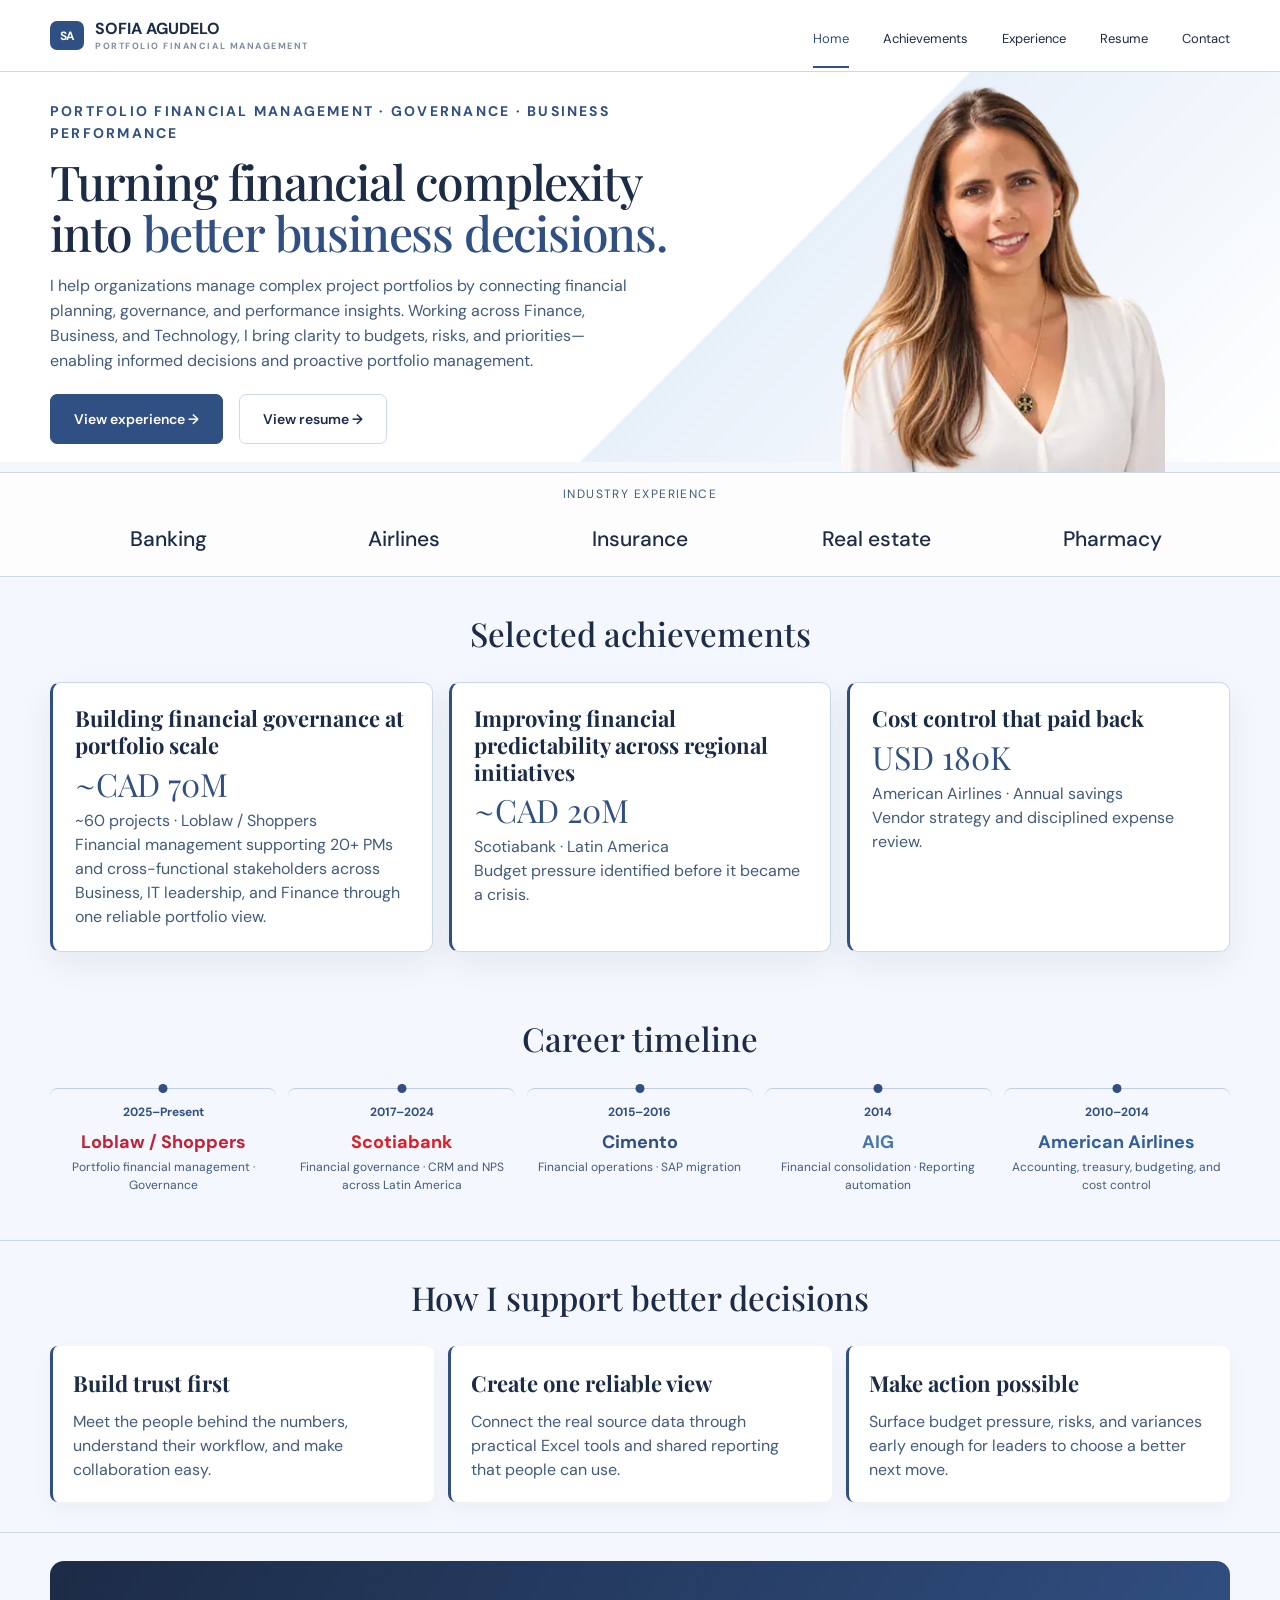
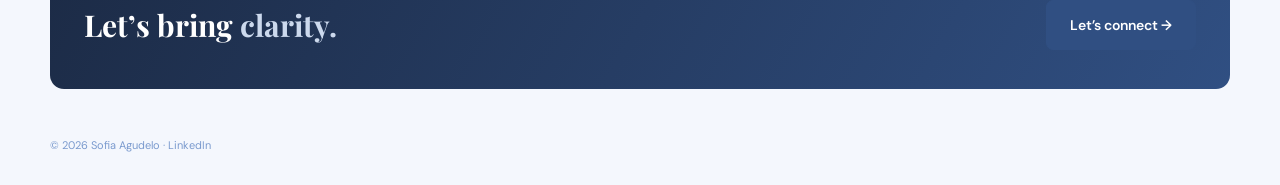
<file: index.html>
<!doctype html>
<html lang="en"><head><meta charset="utf-8"><meta name="viewport" content="width=device-width,initial-scale=1"><meta name="robots" content="noindex,nofollow"><title>Home · Sofia Agudelo</title><link rel="stylesheet" href="styles.css?v=20260928-4"><link rel="stylesheet" href="banner-fix.css?v=20260930-1"><link rel="icon" type="image/svg+xml" href="favicon.svg"><link rel="preconnect" href="https://fonts.googleapis.com"><link rel="preconnect" href="https://fonts.gstatic.com" crossorigin><link href="https://fonts.googleapis.com/css2?family=DM+Sans:wght@400;500;600;700&family=Playfair+Display:wght@500;600&display=swap" rel="stylesheet"></head>
<body><a class="skip" href="#main">Skip to content</a><nav class="nav" aria-label="Main navigation"><div class="wrap"><a class="brand" href="index.html"><span>SOFIA AGUDELO<small>PORTFOLIO FINANCIAL MANAGEMENT</small></span></a><div class="navlinks"><a href="index.html" class="active" aria-current="page">Home</a><a href="achievements.html">Achievements</a><a href="experience.html">Experience</a><a href="resume.html">Resume</a><a href="contact.html">Contact</a></div></div></nav>
<main id="main"><header class="hero"><div class="wrap hero-grid"><div class="hero-copy"><div class="eyebrow">Portfolio Financial Management · Governance · Business Performance</div><h1 class="serif">Turning financial complexity into <em>better business decisions.</em></h1><p>I help organizations manage complex project portfolios by connecting financial planning, governance, and performance insights. Working across Finance, Business, and Technology, I bring clarity to budgets, risks, and priorities—enabling informed decisions and proactive portfolio management.</p><div class="hero-actions"><a class="btn primary" href="experience.html">View experience →</a><a class="btn" href="resume.html">View resume →</a></div></div><div class="portrait"><img id="sofia-portrait" class="sofia-portrait" src="[data-uri]" alt="Sofia Agudelo" width="320" height="384" style="visibility:hidden"></div></div></header>
<section class="trust"><div class="trust-label">INDUSTRY EXPERIENCE</div><div class="wrap trust-row"><span class="org">Banking</span><span class="org">Airlines</span><span class="org">Insurance</span><span class="org">Real estate</span><span class="org">Pharmacy</span></div></section>
<section class="section"><div class="wrap"><h2 class="serif">Selected achievements</h2><div class="impact-cards"><a class="card impact impact-link" href="achievements.html"><h3>Building financial governance at portfolio scale</h3><div class="big">~CAD 70M</div><p>~60 projects · Loblaw / Shoppers<br>Financial management supporting 20+ PMs and cross-functional stakeholders across Business, IT leadership, and Finance through one reliable portfolio view.</p></a><a class="card impact impact-link" href="achievements.html"><h3>Improving financial predictability across regional initiatives</h3><div class="big">~CAD 20M</div><p>Scotiabank · Latin America<br>Budget pressure identified before it became a crisis.</p></a><a class="card impact impact-link" href="achievements.html"><h3>Cost control that paid back</h3><div class="big">USD 180K</div><p>American Airlines · Annual savings<br>Vendor strategy and disciplined expense review.</p></a></div></div></section>
<section class="section"><div class="wrap"><h2 class="serif timeline-title">Career timeline</h2><div class="timeline"><a class="job" href="experience.html#loblaw"><div class="years">2025–Present</div><h3>Loblaw / Shoppers</h3><p>Portfolio financial management · Governance</p></a><a class="job" href="experience.html#scotiabank"><div class="years">2017–2024</div><h3>Scotiabank</h3><p>Financial governance · CRM and NPS across Latin America</p></a><a class="job" href="experience.html#cimento"><div class="years">2015–2016</div><h3>Cimento</h3><p>Financial operations · SAP migration</p></a><a class="job" href="experience.html#aig"><div class="years">2014</div><h3>AIG</h3><p>Financial consolidation · Reporting automation</p></a><a class="job" href="experience.html#american-budget"><div class="years">2010–2014</div><h3>American Airlines</h3><p>Accounting, treasury, budgeting, and cost control</p></a></div></div></section>
<section class="section how"><div class="wrap"><h2 class="serif">How I support better decisions</h2><div class="how-grid"><article class="how-item"><h3>Build trust first</h3><p>Meet the people behind the numbers, understand their workflow, and make collaboration easy.</p></article><article class="how-item"><h3>Create one reliable view</h3><p>Connect the real source data through practical Excel tools and shared reporting that people can use.</p></article><article class="how-item"><h3>Make action possible</h3><p>Surface budget pressure, risks, and variances early enough for leaders to choose a better next move.</p></article></div></div></section>
<div class="wrap cta"><h2 class="serif">Let’s bring <em>clarity.</em></h2><div class="cta-actions"><a class="btn primary" href="https://www.linkedin.com/in/sofia-agudelo/" target="_blank" rel="noopener noreferrer">Let’s connect →</a></div></div></main><footer class="wrap footer">© 2026 Sofia Agudelo · <a href="https://www.linkedin.com/in/sofia-agudelo/" target="_blank" rel="noopener noreferrer">LinkedIn</a></footer><script>(()=>{const img=document.getElementById('sofia-portrait');const files=['assets/sofia-v10-part1.txt','assets/sofia-v10-part2.txt','assets/sofia-v10-part3.txt','assets/sofia-v10-part4.txt'];Promise.all(files.map(f=>fetch(f,{cache:'no-store'}).then(r=>{if(!r.ok)throw new Error('portrait part missing');return r.text()}))).then(parts=>{const candidate=new Image();candidate.onload=()=>{img.src=candidate.src;img.style.visibility='visible'};candidate.src='data:image/webp;base64,'+parts.join('')}).catch(()=>{});})();</script></body></html>
</file>
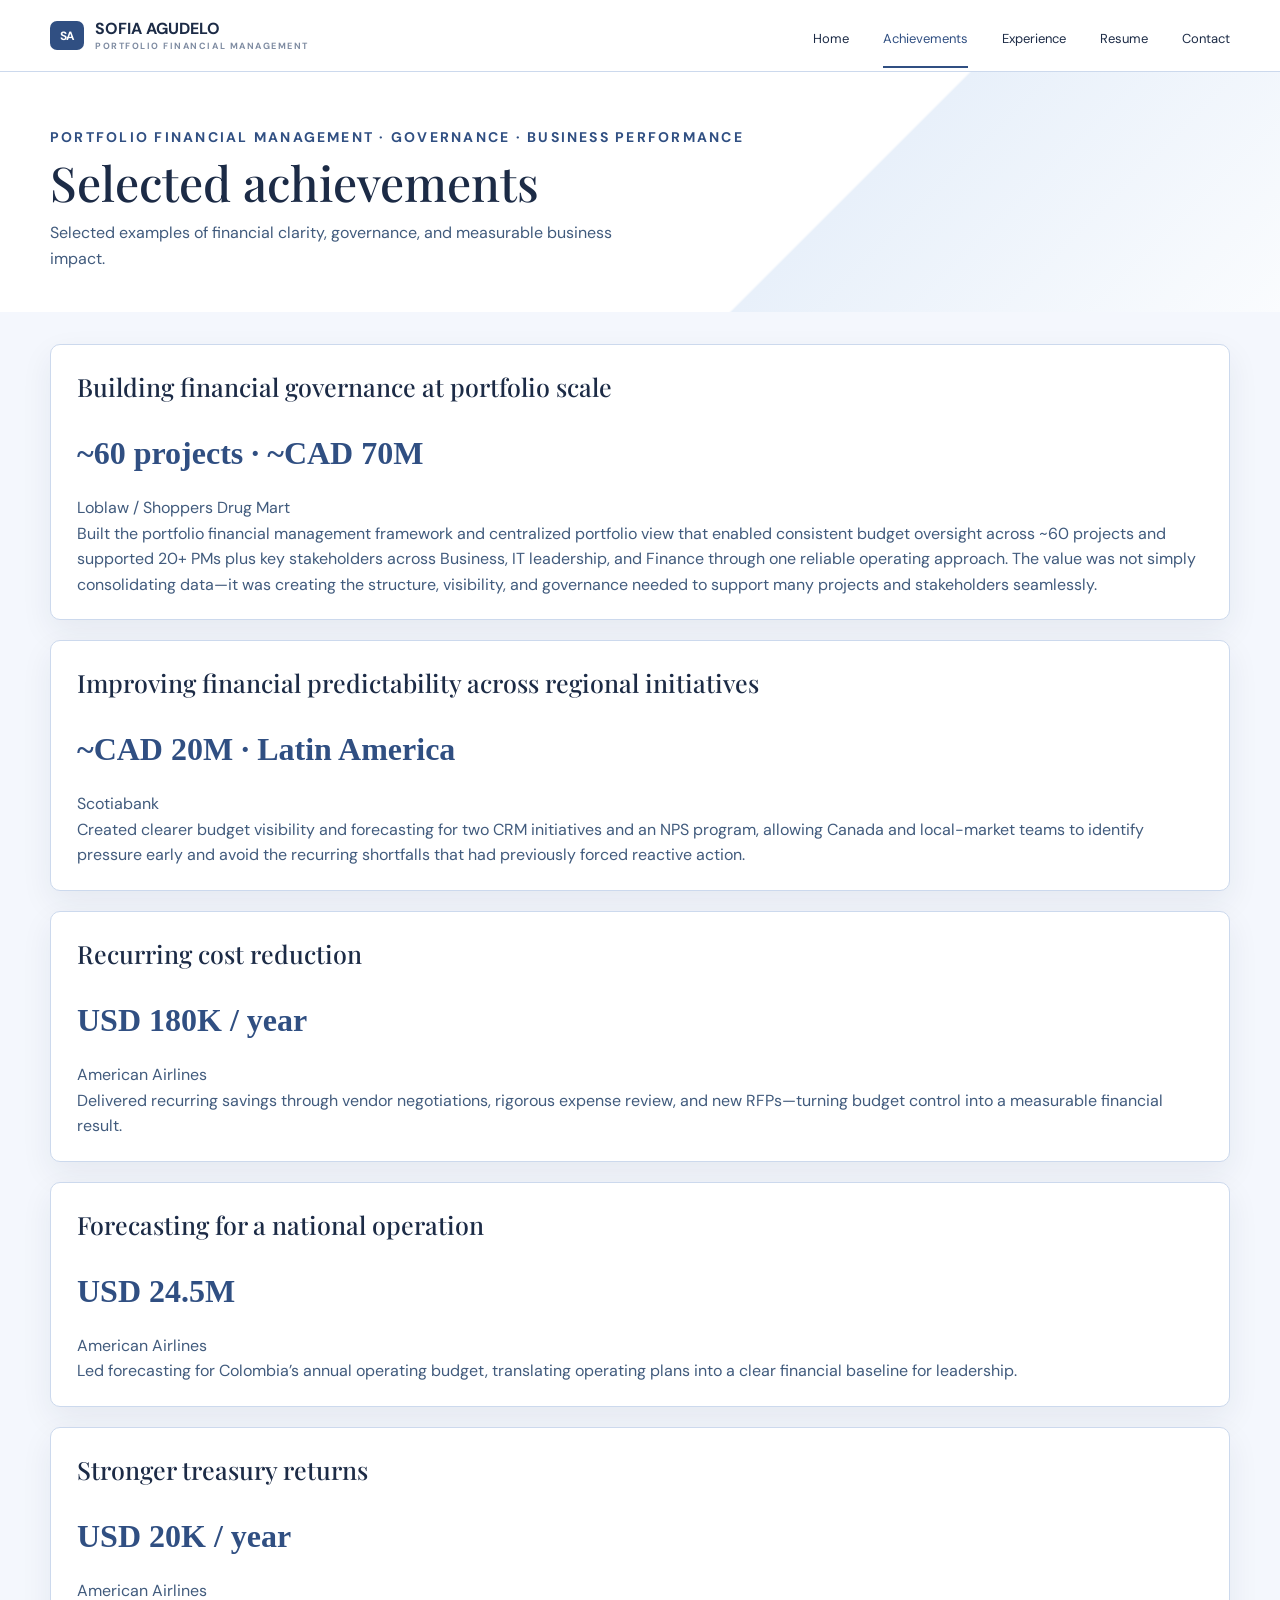
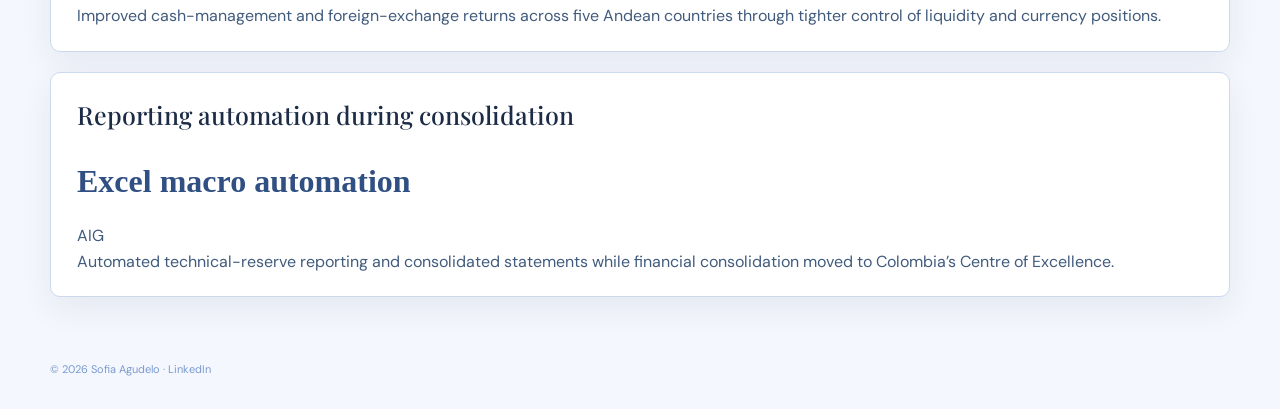
<file: achievements.html>
<!doctype html>
<html lang="en"><head><meta charset="utf-8"><meta name="viewport" content="width=device-width,initial-scale=1"><meta name="robots" content="noindex,nofollow"><title>Achievements · Sofia Agudelo</title><link rel="stylesheet" href="styles.css?v=20260928-4"><link rel="stylesheet" href="banner-fix.css?v=20260930-1"><link rel="icon" type="image/svg+xml" href="favicon.svg"><link rel="preconnect" href="https://fonts.googleapis.com"><link rel="preconnect" href="https://fonts.gstatic.com" crossorigin><link href="https://fonts.googleapis.com/css2?family=DM+Sans:wght@400;500;600;700&family=Playfair+Display:wght@500;600&display=swap" rel="stylesheet"></head>
<body><a class="skip" href="#main">Skip to content</a><nav class="nav" aria-label="Main navigation"><div class="wrap"><a class="brand" href="index.html"><span>SOFIA AGUDELO<small>PORTFOLIO FINANCIAL MANAGEMENT</small></span></a><div class="navlinks"><a href="index.html">Home</a><a href="achievements.html" class="active" aria-current="page">Achievements</a><a href="experience.html">Experience</a><a href="resume.html">Resume</a><a href="contact.html">Contact</a></div></div></nav>
<main id="main"><header class="experience-hero"><div class="wrap"><div class="eyebrow">Portfolio Financial Management · Governance · Business Performance</div><h1 class="serif">Selected achievements</h1><p>Selected examples of financial clarity, governance, and measurable business impact.</p></div></header><div class="wrap">
<section class="card content-card"><h2 class="serif">Building financial governance at portfolio scale</h2><p><strong class="result">~60 projects · ~CAD 70M</strong>Loblaw / Shoppers Drug Mart<br>Built the portfolio financial management framework and centralized portfolio view that enabled consistent budget oversight across ~60 projects and supported 20+ PMs plus key stakeholders across Business, IT leadership, and Finance through one reliable operating approach. The value was not simply consolidating data—it was creating the structure, visibility, and governance needed to support many projects and stakeholders seamlessly.</p></section>
<section class="card content-card"><h2 class="serif">Improving financial predictability across regional initiatives</h2><p><strong class="result">~CAD 20M · Latin America</strong>Scotiabank<br>Created clearer budget visibility and forecasting for two CRM initiatives and an NPS program, allowing Canada and local-market teams to identify pressure early and avoid the recurring shortfalls that had previously forced reactive action.</p></section>
<section class="card content-card"><h2 class="serif">Recurring cost reduction</h2><p><strong class="result">USD 180K / year</strong>American Airlines<br>Delivered recurring savings through vendor negotiations, rigorous expense review, and new RFPs—turning budget control into a measurable financial result.</p></section>
<section class="card content-card"><h2 class="serif">Forecasting for a national operation</h2><p><strong class="result">USD 24.5M</strong>American Airlines<br>Led forecasting for Colombia’s annual operating budget, translating operating plans into a clear financial baseline for leadership.</p></section>
<section class="card content-card"><h2 class="serif">Stronger treasury returns</h2><p><strong class="result">USD 20K / year</strong>American Airlines<br>Improved cash-management and foreign-exchange returns across five Andean countries through tighter control of liquidity and currency positions.</p></section>
<section class="card content-card"><h2 class="serif">Reporting automation during consolidation</h2><p><strong class="result">Excel macro automation</strong>AIG<br>Automated technical-reserve reporting and consolidated statements while financial consolidation moved to Colombia’s Centre of Excellence.</p></section>
</div></main><footer class="wrap footer">© 2026 Sofia Agudelo · <a href="https://www.linkedin.com/in/sofia-agudelo/" target="_blank" rel="noopener noreferrer">LinkedIn</a></footer></body></html>
</file>
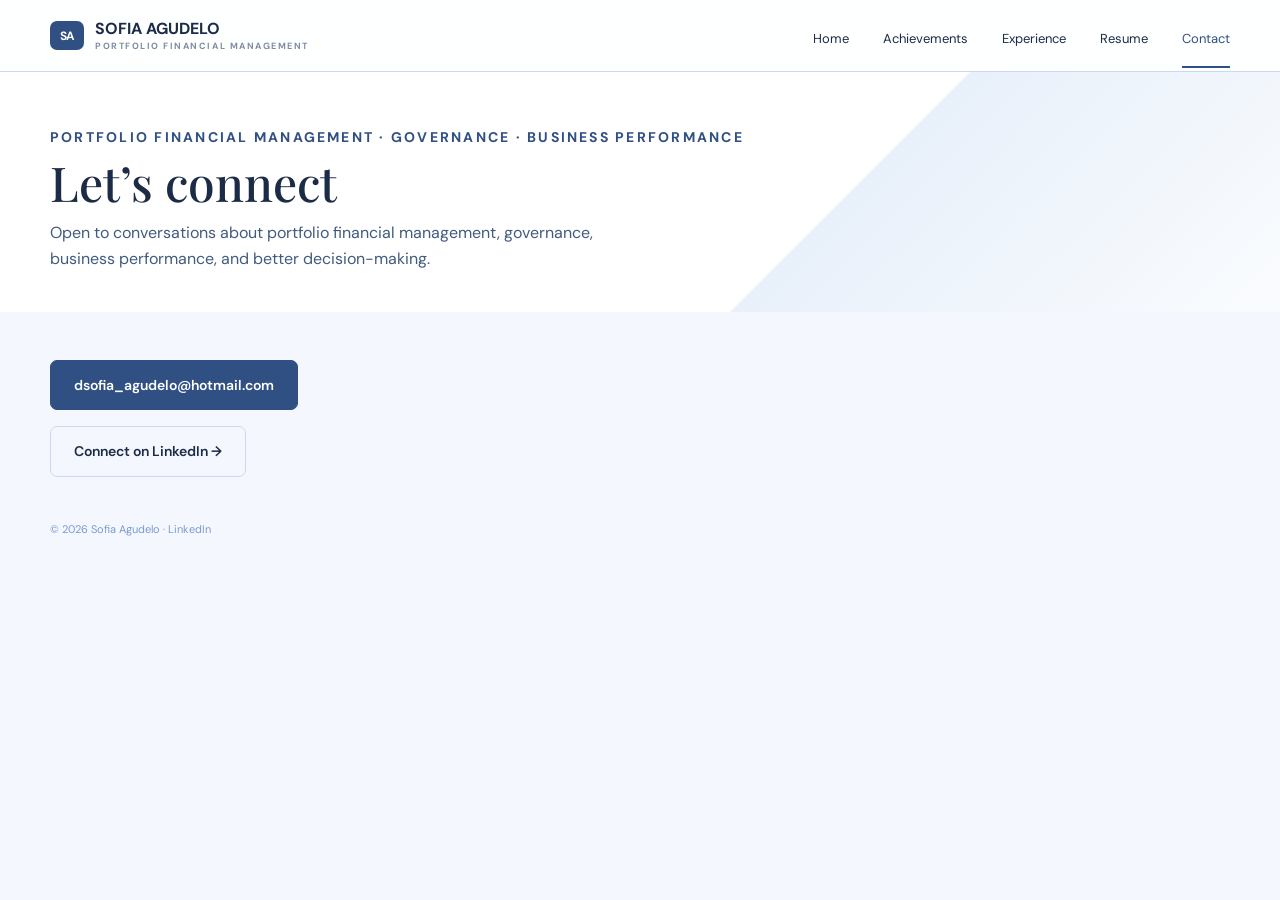
<file: contact.html>
<!doctype html>
<html lang="en"><head><meta charset="utf-8"><meta name="viewport" content="width=device-width,initial-scale=1"><meta name="robots" content="noindex,nofollow"><title>Contact · Sofia Agudelo</title><link rel="stylesheet" href="styles.css?v=20260928-4"><link rel="stylesheet" href="banner-fix.css?v=20260930-1"><link rel="icon" type="image/svg+xml" href="favicon.svg"><link rel="preconnect" href="https://fonts.googleapis.com"><link rel="preconnect" href="https://fonts.gstatic.com" crossorigin><link href="https://fonts.googleapis.com/css2?family=DM+Sans:wght@400;500;600;700&family=Playfair+Display:wght@500;600&display=swap" rel="stylesheet"></head>
<body><a class="skip" href="#main">Skip to content</a><nav class="nav" aria-label="Main navigation"><div class="wrap"><a class="brand" href="index.html"><span>SOFIA AGUDELO<small>PORTFOLIO FINANCIAL MANAGEMENT</small></span></a><div class="navlinks"><a href="index.html">Home</a><a href="achievements.html">Achievements</a><a href="experience.html">Experience</a><a href="resume.html">Resume</a><a href="contact.html" class="active" aria-current="page">Contact</a></div></div></nav><main id="main"><header class="experience-hero"><div class="wrap"><div class="eyebrow">Portfolio Financial Management · Governance · Business Performance</div><h1 class="serif">Let’s connect</h1><p>Open to conversations about portfolio financial management, governance, business performance, and better decision-making.</p></div></header><div class="wrap"><p><a class="btn primary" href="mailto:dsofia_agudelo@hotmail.com">dsofia_agudelo@hotmail.com</a></p><a class="btn" href="https://www.linkedin.com/in/sofia-agudelo/" target="_blank" rel="noopener noreferrer">Connect on LinkedIn →</a></div></main><footer class="wrap footer">© 2026 Sofia Agudelo · <a href="https://www.linkedin.com/in/sofia-agudelo/" target="_blank" rel="noopener noreferrer">LinkedIn</a></footer></body></html>
</file>
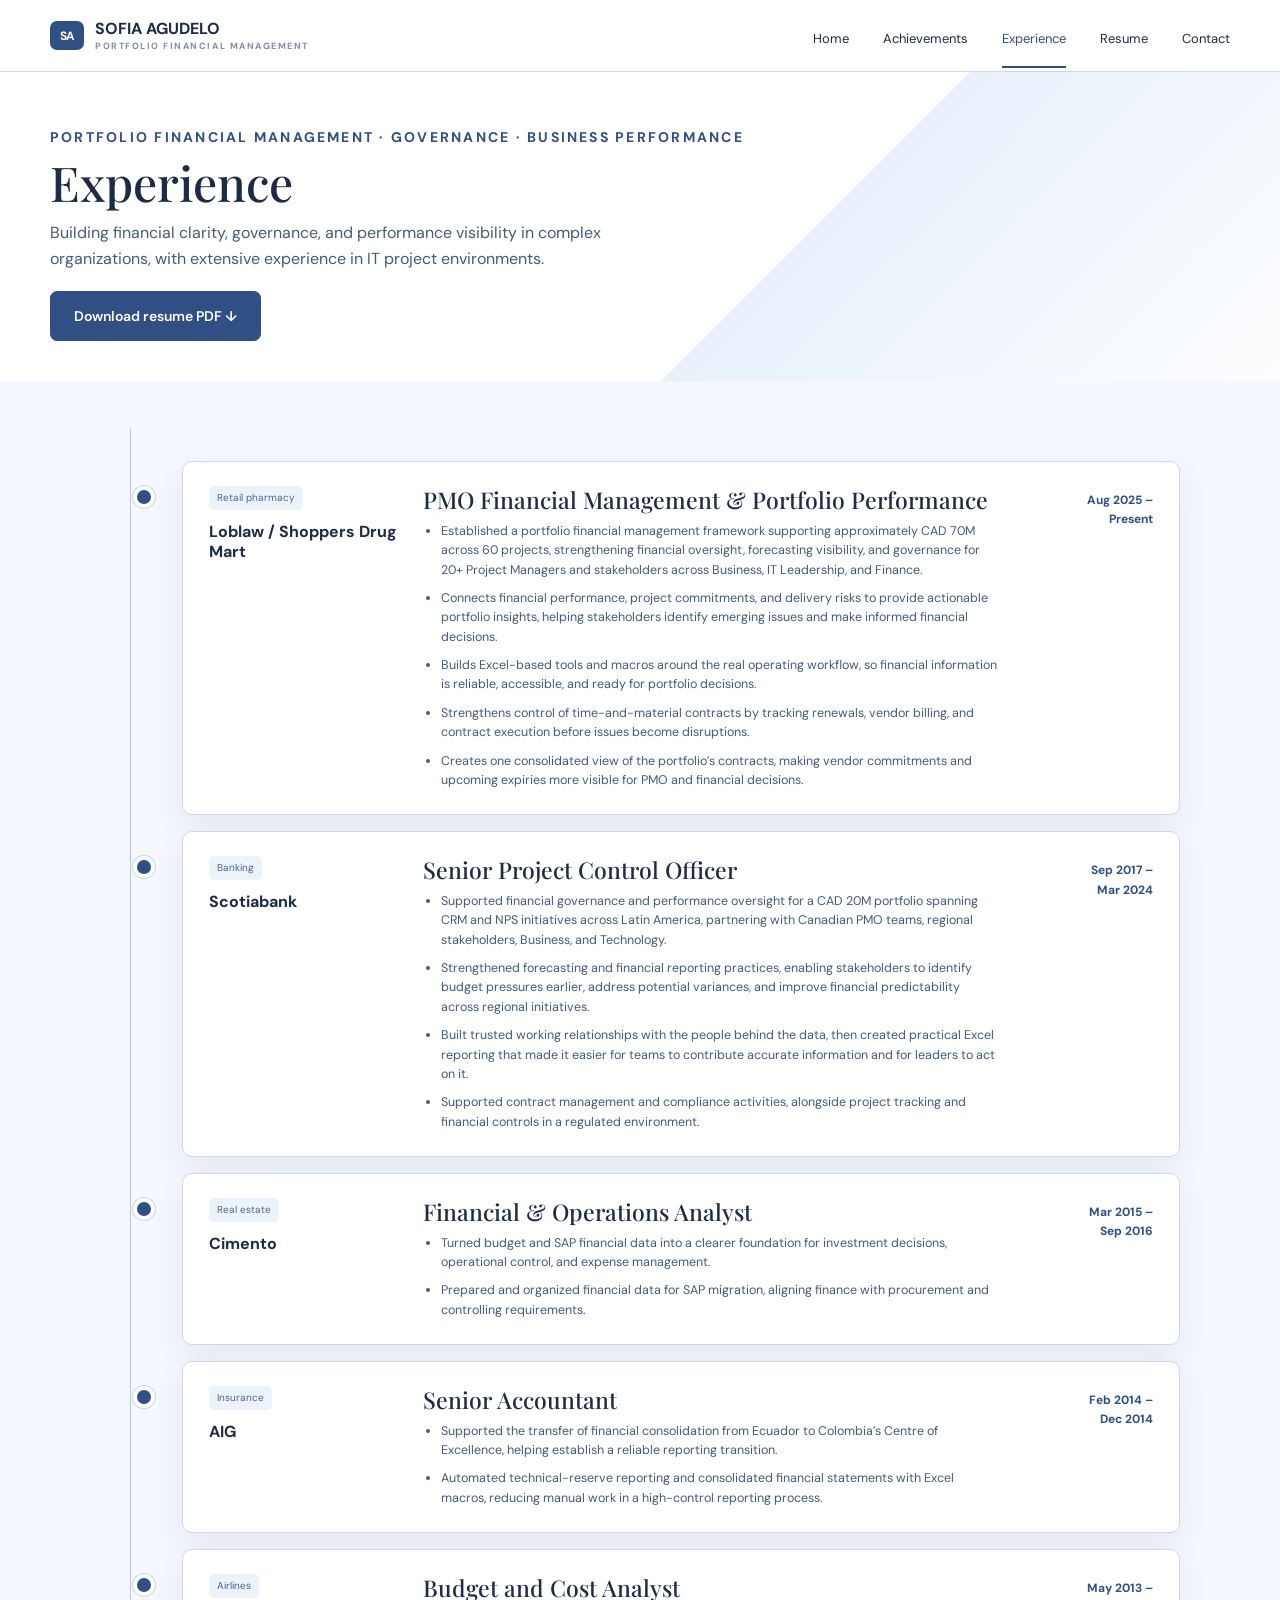
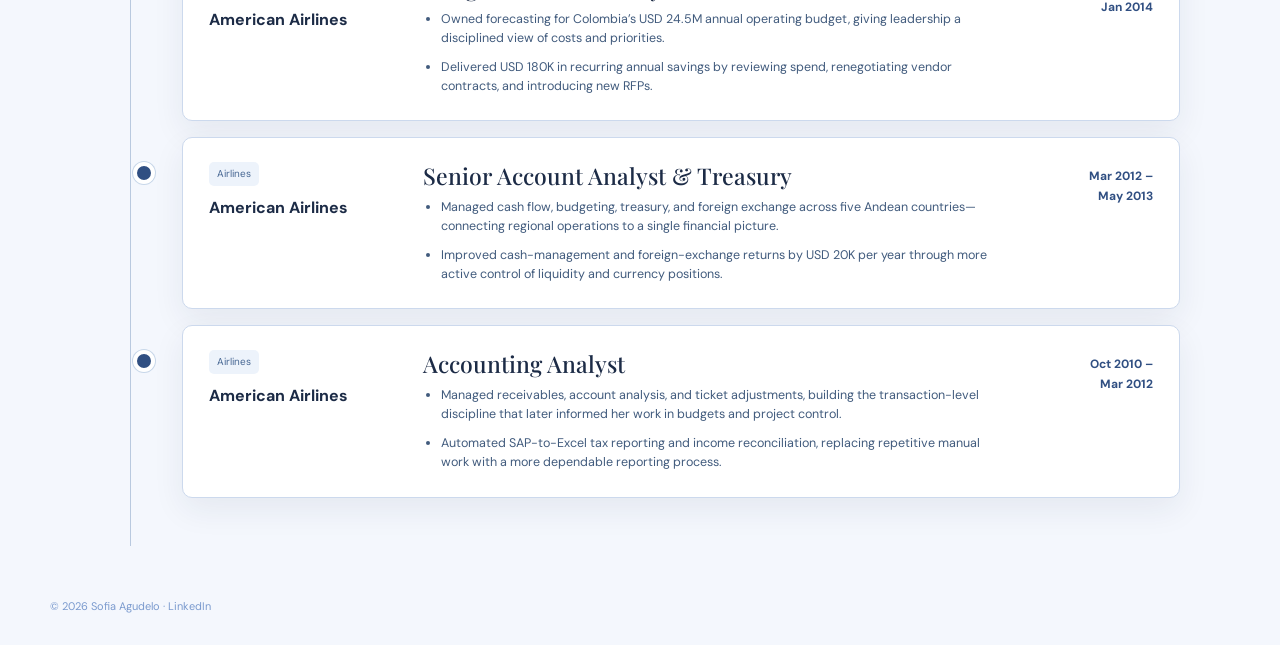
<file: experience.html>
<!doctype html>
<html lang="en">
<head>
  <meta charset="utf-8">
  <meta name="viewport" content="width=device-width,initial-scale=1">
  <meta name="robots" content="noindex,nofollow">
  <title>Experience · Sofia Agudelo</title>
  <link rel="stylesheet" href="styles.css?v=20260928-4">
  <link rel="stylesheet" href="banner-fix.css?v=20260930-1">
  <link rel="icon" type="image/svg+xml" href="favicon.svg">
  <link rel="preconnect" href="https://fonts.googleapis.com">
  <link rel="preconnect" href="https://fonts.gstatic.com" crossorigin>
  <link href="https://fonts.googleapis.com/css2?family=DM+Sans:wght@400;500;600;700&family=Playfair+Display:wght@500;600&display=swap" rel="stylesheet">
</head>
<body>
  <a class="skip" href="#main">Skip to content</a>
  <nav class="nav" aria-label="Main navigation"><div class="wrap">
    <a class="brand" href="index.html"><span>SOFIA AGUDELO<small>PORTFOLIO FINANCIAL MANAGEMENT</small></span></a>
    <div class="navlinks"><a href="index.html">Home</a><a href="achievements.html">Achievements</a><a class="active" href="experience.html">Experience</a><a href="resume.html">Resume</a><a href="contact.html">Contact</a></div>
  </div></nav>
  <main id="main">
    <header class="experience-hero"><div class="wrap">
      <div class="eyebrow">Portfolio Financial Management · Governance · Business Performance</div>
      <h1 class="serif">Experience</h1>
      <p>Building financial clarity, governance, and performance visibility in complex organizations, with extensive experience in IT project environments.</p>
      <a class="btn primary experience-resume-link" href="assets/Sofia-Agudelo-Resume.pdf" download>Download resume PDF ↓</a>
    </div></header>
    <section class="wrap experience-list" aria-label="Career history">
      <article class="exp" id="loblaw">
        <div class="exp-meta"><span class="tag">Retail pharmacy</span><strong>Loblaw / Shoppers Drug Mart</strong></div>
        <div><h2 class="serif">PMO Financial Management &amp; Portfolio Performance</h2><ul>
          <li>Established a portfolio financial management framework supporting approximately CAD 70M across 60 projects, strengthening financial oversight, forecasting visibility, and governance for 20+ Project Managers and stakeholders across Business, IT Leadership, and Finance.</li>
          <li>Connects financial performance, project commitments, and delivery risks to provide actionable portfolio insights, helping stakeholders identify emerging issues and make informed financial decisions.</li>
          <li>Builds Excel-based tools and macros around the real operating workflow, so financial information is reliable, accessible, and ready for portfolio decisions.</li>
          <li>Strengthens control of time-and-material contracts by tracking renewals, vendor billing, and contract execution before issues become disruptions.</li>
          <li>Creates one consolidated view of the portfolio’s contracts, making vendor commitments and upcoming expiries more visible for PMO and financial decisions.</li>
        </ul></div>
        <time>Aug 2025 –<br>Present</time>
      </article>
      <article class="exp" id="scotiabank">
        <div class="exp-meta"><span class="tag">Banking</span><strong>Scotiabank</strong></div>
        <div><h2 class="serif">Senior Project Control Officer</h2><ul>
          <li>Supported financial governance and performance oversight for a CAD 20M portfolio spanning CRM and NPS initiatives across Latin America, partnering with Canadian PMO teams, regional stakeholders, Business, and Technology.</li>
          <li>Strengthened forecasting and financial reporting practices, enabling stakeholders to identify budget pressures earlier, address potential variances, and improve financial predictability across regional initiatives.</li>
          <li>Built trusted working relationships with the people behind the data, then created practical Excel reporting that made it easier for teams to contribute accurate information and for leaders to act on it.</li>
          <li>Supported contract management and compliance activities, alongside project tracking and financial controls in a regulated environment.</li>
        </ul></div>
        <time>Sep 2017 –<br>Mar 2024</time>
      </article>
      <article class="exp" id="cimento">
        <div class="exp-meta"><span class="tag">Real estate</span><strong>Cimento</strong></div>
        <div><h2 class="serif">Financial &amp; Operations Analyst</h2><ul>
          <li>Turned budget and SAP financial data into a clearer foundation for investment decisions, operational control, and expense management.</li>
          <li>Prepared and organized financial data for SAP migration, aligning finance with procurement and controlling requirements.</li>
        </ul></div>
        <time>Mar 2015 –<br>Sep 2016</time>
      </article>
      <article class="exp" id="aig">
        <div class="exp-meta"><span class="tag">Insurance</span><strong>AIG</strong></div>
        <div><h2 class="serif">Senior Accountant</h2><ul>
          <li>Supported the transfer of financial consolidation from Ecuador to Colombia’s Centre of Excellence, helping establish a reliable reporting transition.</li>
          <li>Automated technical-reserve reporting and consolidated financial statements with Excel macros, reducing manual work in a high-control reporting process.</li>
        </ul></div>
        <time>Feb 2014 –<br>Dec 2014</time>
      </article>
      <article class="exp" id="american-budget">
        <div class="exp-meta"><span class="tag">Airlines</span><strong>American Airlines</strong></div>
        <div><h2 class="serif">Budget and Cost Analyst</h2><ul>
          <li>Owned forecasting for Colombia’s USD 24.5M annual operating budget, giving leadership a disciplined view of costs and priorities.</li>
          <li>Delivered USD 180K in recurring annual savings by reviewing spend, renegotiating vendor contracts, and introducing new RFPs.</li>
        </ul></div>
        <time>May 2013 –<br>Jan 2014</time>
      </article>
      <article class="exp" id="american-treasury">
        <div class="exp-meta"><span class="tag">Airlines</span><strong>American Airlines</strong></div>
        <div><h2 class="serif">Senior Account Analyst &amp; Treasury</h2><ul>
          <li>Managed cash flow, budgeting, treasury, and foreign exchange across five Andean countries—connecting regional operations to a single financial picture.</li>
          <li>Improved cash-management and foreign-exchange returns by USD 20K per year through more active control of liquidity and currency positions.</li>
        </ul></div>
        <time>Mar 2012 –<br>May 2013</time>
      </article>
      <article class="exp" id="american-accounting">
        <div class="exp-meta"><span class="tag">Airlines</span><strong>American Airlines</strong></div>
        <div><h2 class="serif">Accounting Analyst</h2><ul>
          <li>Managed receivables, account analysis, and ticket adjustments, building the transaction-level discipline that later informed her work in budgets and project control.</li>
          <li>Automated SAP-to-Excel tax reporting and income reconciliation, replacing repetitive manual work with a more dependable reporting process.</li>
        </ul></div>
        <time>Oct 2010 –<br>Mar 2012</time>
      </article>
    </section>
  </main>
  <footer class="wrap footer">© 2026 Sofia Agudelo · <a href="https://www.linkedin.com/in/sofia-agudelo/" target="_blank" rel="noopener noreferrer">LinkedIn</a></footer>
</body>
</html>
</file>
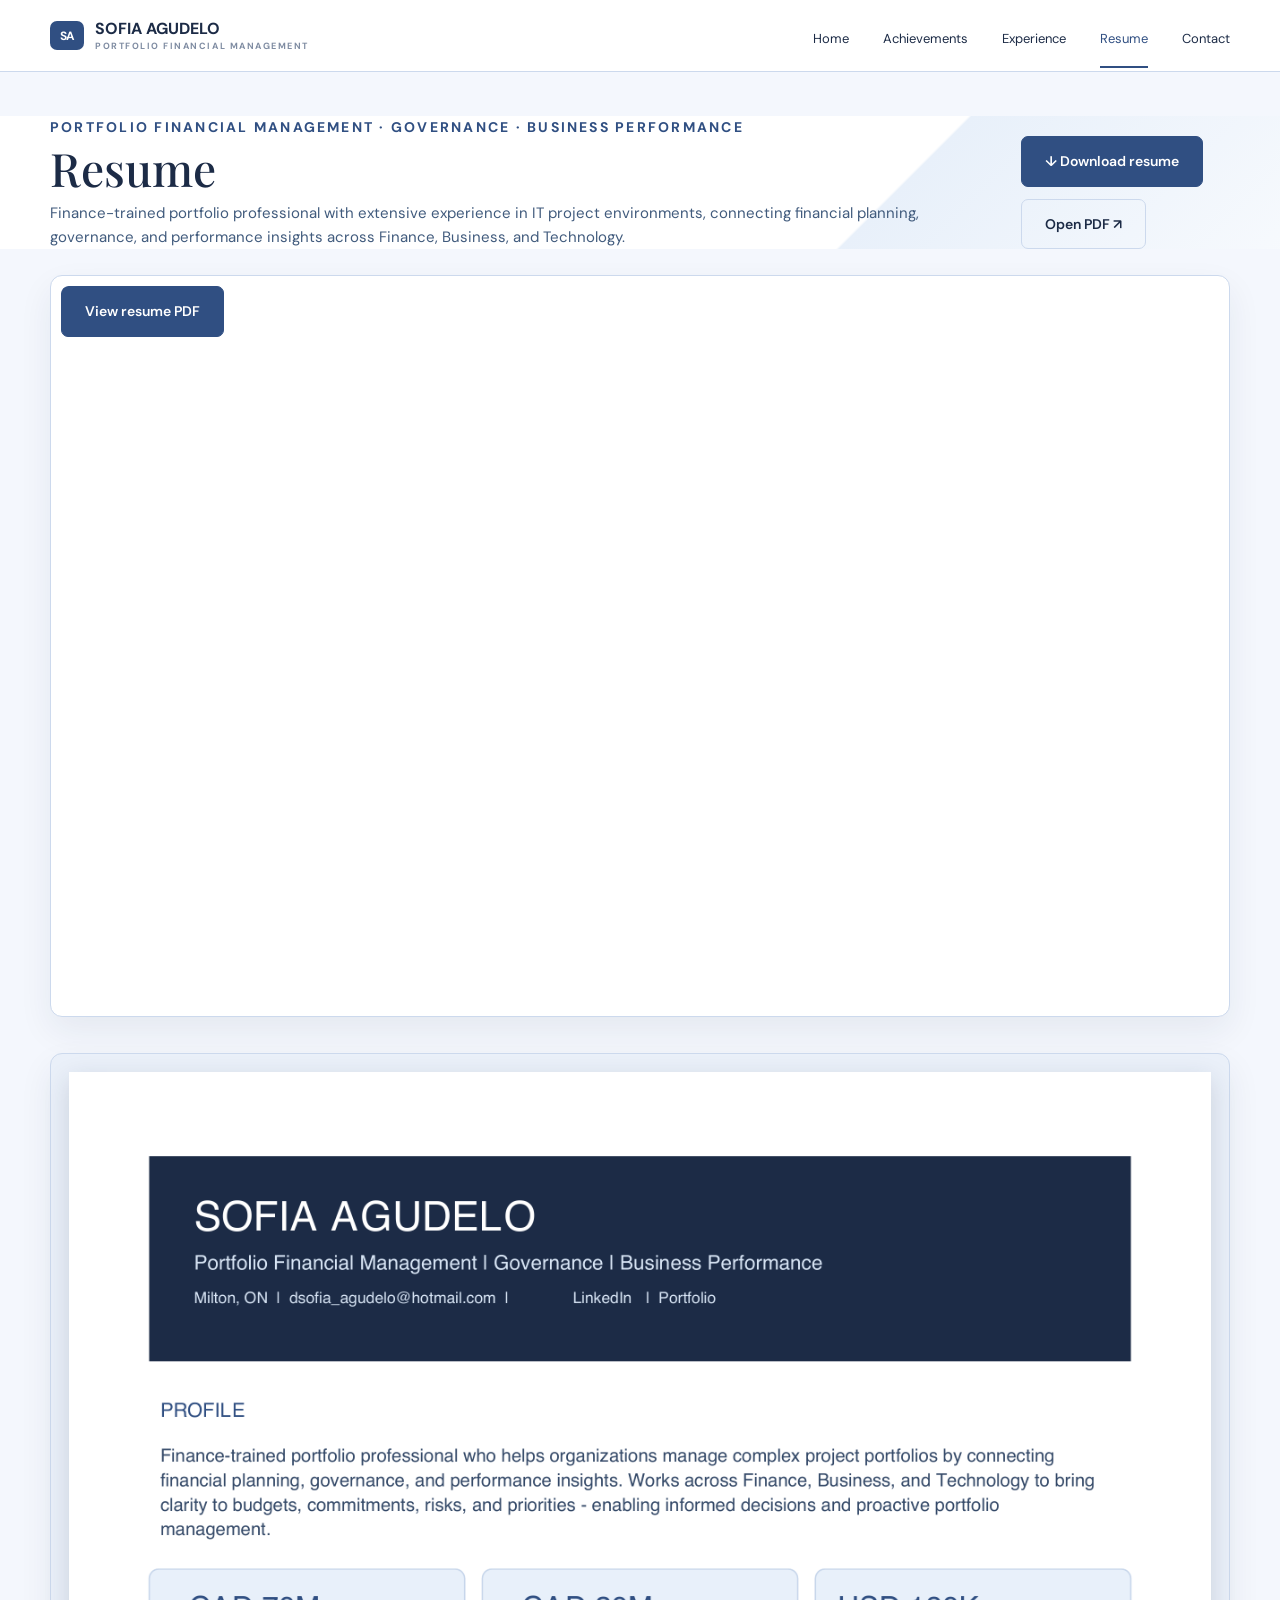
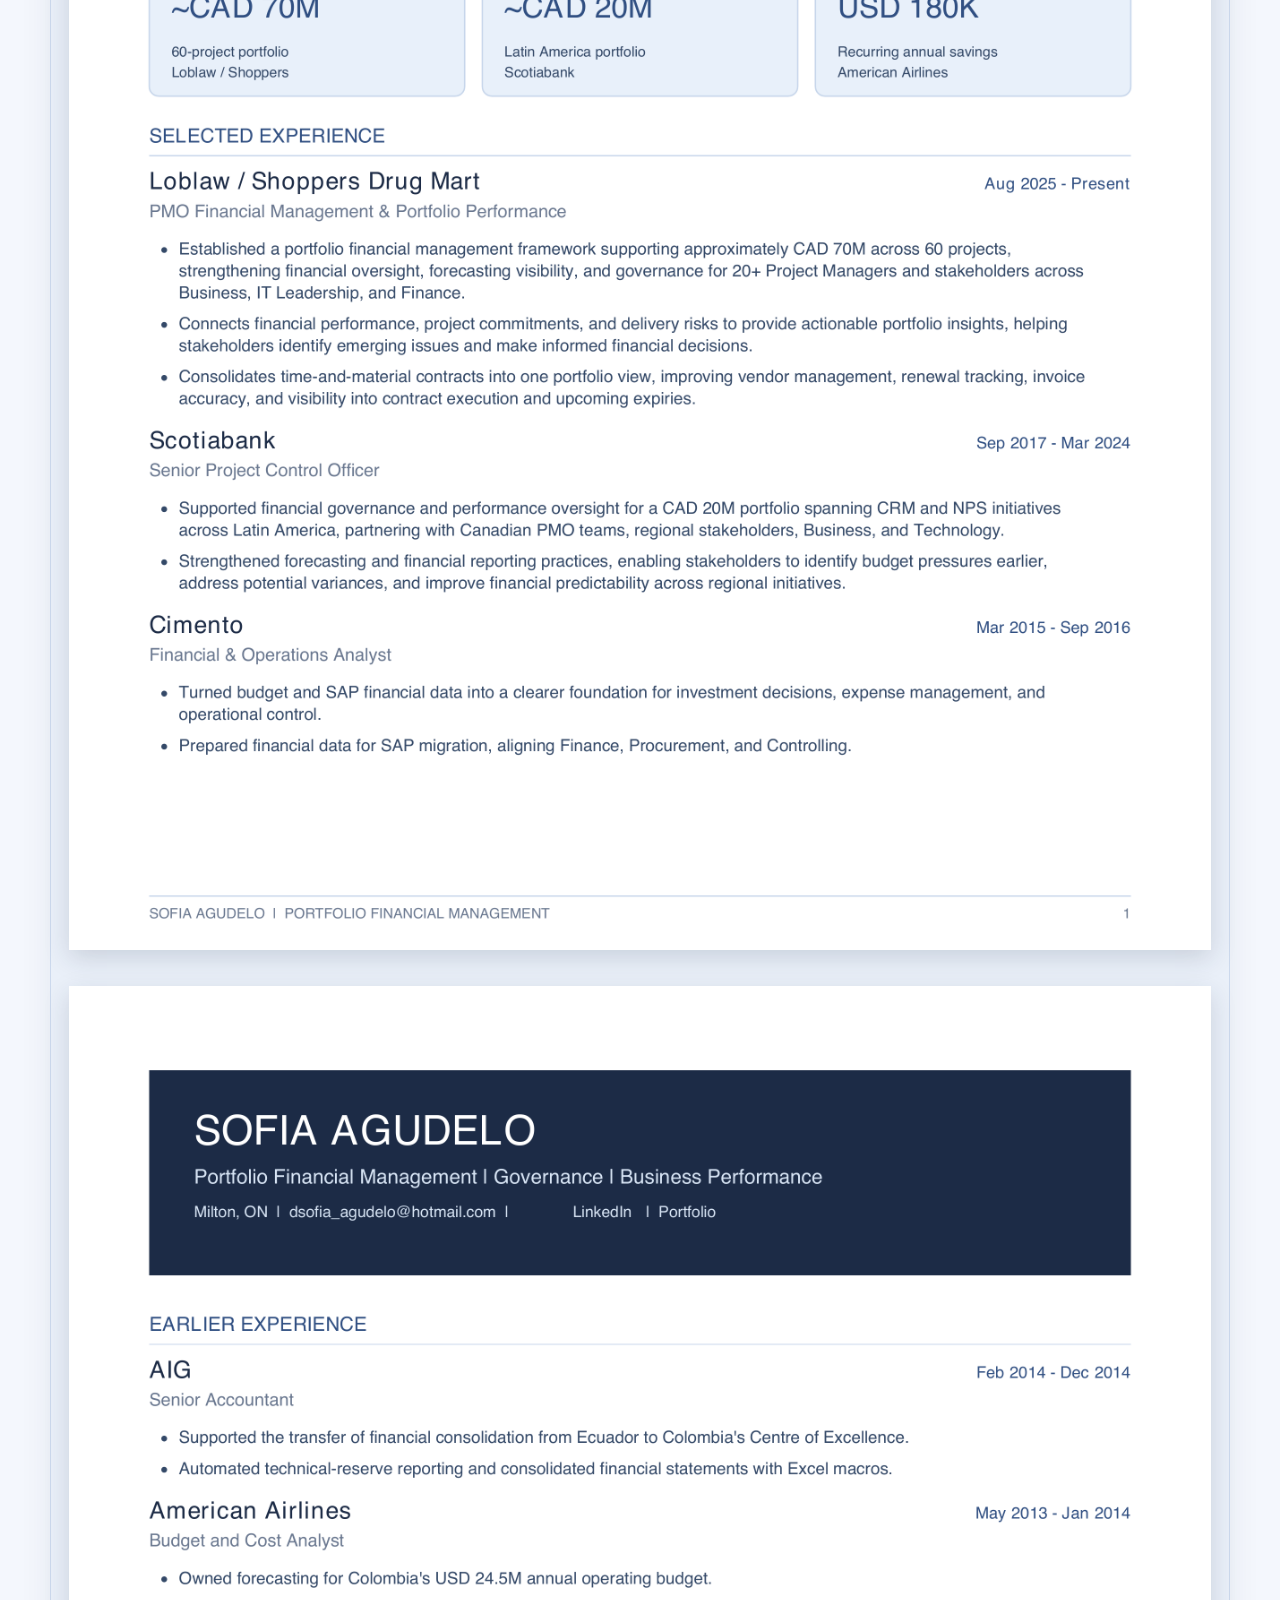
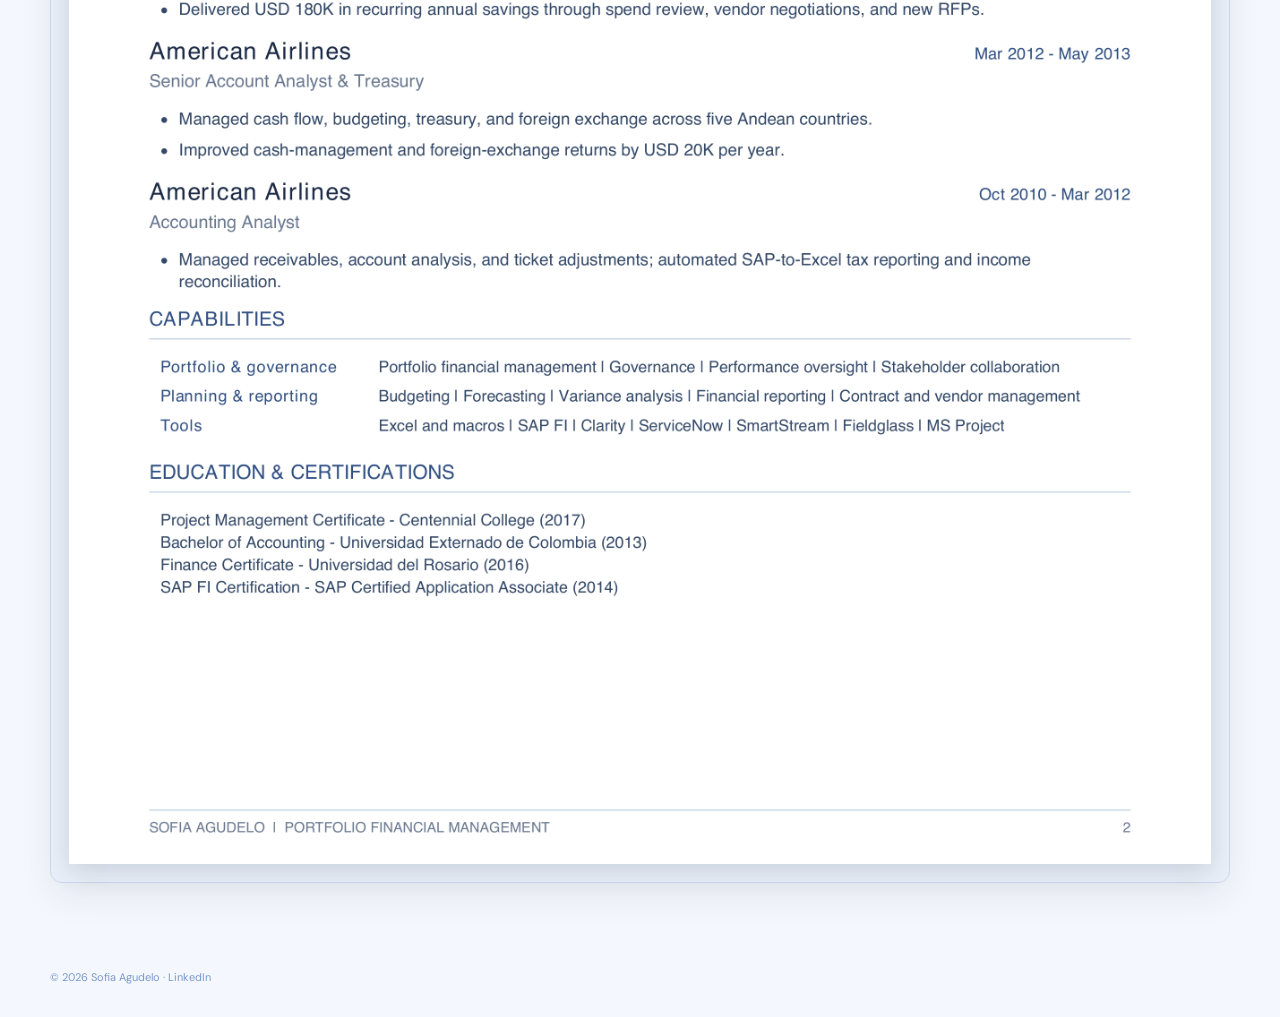
<file: resume.html>
<!doctype html>
<html lang="en"><head><meta charset="utf-8"><meta name="viewport" content="width=device-width,initial-scale=1"><meta name="robots" content="noindex,nofollow"><title>Resume · Sofia Agudelo</title><link rel="stylesheet" href="styles.css?v=20260928-4"><link rel="stylesheet" href="banner-fix.css?v=20260930-1"><link rel="icon" type="image/svg+xml" href="favicon.svg"><link rel="preconnect" href="https://fonts.googleapis.com"><link rel="preconnect" href="https://fonts.gstatic.com" crossorigin><link href="https://fonts.googleapis.com/css2?family=DM+Sans:wght@400;500;600;700&family=Playfair+Display:wght@500;600&display=swap" rel="stylesheet"></head>
<body><a class="skip" href="#main">Skip to content</a><nav class="nav" aria-label="Main navigation"><div class="wrap"><a class="brand" href="index.html"><span>SOFIA AGUDELO<small>PORTFOLIO FINANCIAL MANAGEMENT</small></span></a><div class="navlinks"><a href="index.html">Home</a><a href="achievements.html">Achievements</a><a href="experience.html">Experience</a><a class="active" href="resume.html">Resume</a><a href="contact.html">Contact</a></div></div></nav>
<main id="main" class="wrap resume-view-page"><header class="resume-view-head"><div><div class="eyebrow">Portfolio Financial Management · Governance · Business Performance</div><h1 class="serif">Resume</h1><p>Finance-trained portfolio professional with extensive experience in IT project environments, connecting financial planning, governance, and performance insights across Finance, Business, and Technology.</p></div><div class="resume-actions"><a class="btn primary" href="assets/Sofia-Agudelo-Resume.pdf?v=20261011-1" download="Sofia-Agudelo-Resume.pdf">↓ Download resume</a><a class="btn" href="assets/Sofia-Agudelo-Resume.pdf?v=20261011-1" target="_blank" rel="noopener">Open PDF ↗</a></div></header>
<section class="pdf-shell pdf-native" aria-label="Sofia Agudelo resume PDF"><object data="assets/Sofia-Agudelo-Resume.pdf?v=20261011-1" type="application/pdf" aria-label="Sofia Agudelo resume"><a class="btn primary" href="assets/Sofia-Agudelo-Resume.pdf?v=20261011-1" target="_blank" rel="noopener">View resume PDF</a></object></section>
<section class="pdf-shell resume-preview" aria-label="Sofia Agudelo resume preview"><img src="assets/sofia-resume-page-1.png?v=20261011-1" alt="Sofia Agudelo resume, page 1" usemap="#resume-page-one-links"><map name="resume-page-one-links"><area shape="rect" coords="1080,430,1235,505" href="https://www.linkedin.com/in/sofia-agudelo/" target="_blank" rel="noopener" alt="Sofia Agudelo on LinkedIn"><area shape="rect" coords="1250,430,1415,505" href="https://sofiaagudelo.com" target="_blank" rel="noopener" alt="Sofia Agudelo portfolio"></map><img src="assets/sofia-resume-page-2.png?v=20261011-1" alt="Sofia Agudelo resume, page 2"></section>
</main><footer class="wrap footer">© 2026 Sofia Agudelo · <a href="https://www.linkedin.com/in/sofia-agudelo/" target="_blank" rel="noopener noreferrer">LinkedIn</a></footer><script>const localPreview=location.protocol==='file:';document.querySelector('.pdf-native').hidden=localPreview;document.querySelector('.resume-preview').hidden=!localPreview;</script></body></html>
</file>
<file: styles.css>
:root{--ink:#1c2b46;--accent:#304f82;--text:#415b7d;--line:#ccd9ed;--soft:#f4f7fd;--white:#fff;--shadow:0 12px 32px rgba(28,43,70,.07)}
*{box-sizing:border-box}html{scroll-behavior:smooth}body{margin:0;font-family:"DM Sans",Arial,sans-serif;color:var(--ink);background:#fff}a{text-decoration:none;color:inherit}.serif{font-family:"Playfair Display",Georgia,serif}.wrap{width:min(1180px,calc(100% - 56px));margin:auto}
.nav{height:72px;border-bottom:1px solid #edf1f8;background:rgba(255,255,255,.95);position:sticky;top:0;z-index:30}.nav .wrap{height:100%;display:flex;align-items:center;justify-content:space-between}.brand{display:flex;gap:12px;align-items:center;font-weight:700}.brand small{display:block;font-size:9px;letter-spacing:.17em;color:#5e84c3}.navlinks{display:flex;gap:34px;align-items:center;font-size:13px}.navlinks a{padding:25px 0 16px;border-bottom:2px solid transparent}.navlinks a.active{color:var(--accent);border-color:var(--accent)}.btn{display:inline-flex;align-items:center;justify-content:center;gap:10px;padding:13px 23px;border-radius:7px;border:1px solid #afc2e1;font-weight:600;font-size:14px}.btn.primary{background:var(--accent);border-color:var(--accent);color:#fff;box-shadow:0 9px 22px rgba(48,79,130,.18)}.btn.dark{background:#304f82;border-color:#304f82;color:#fff}
.eyebrow{color:var(--accent);font-size:12px;font-weight:700;letter-spacing:.16em;text-transform:uppercase}.hero{position:relative;overflow:hidden;background:linear-gradient(135deg,#fff 0%,#fff 58%,#f5f7fb 58.2%,#fff 100%)}.hero-grid{min-height:330px;display:grid;grid-template-columns:1.2fr .8fr;align-items:end;gap:40px}.hero-copy{align-self:center;padding:25px 0}.hero h1{font-size:48px;line-height:1.04;margin:11px 0 15px;font-weight:500;letter-spacing:-.025em}.hero h1 em{font-style:normal;color:var(--accent)}.hero p{color:var(--text);font-size:16px;line-height:1.58;max-width:610px;margin:0 0 20px}.hero-actions{display:flex;gap:16px;flex-wrap:wrap}.download{display:inline-block;margin-top:18px;color:#4d77bd;text-decoration:underline;text-underline-offset:5px;font-size:13px}.portrait{height:330px;display:flex;align-items:flex-end;justify-content:center}.portrait img{height:318px;max-width:100%;object-fit:contain;object-position:center bottom;filter:drop-shadow(0 20px 30px rgba(28,43,70,.16))}
.trust{border-top:1px solid var(--line);border-bottom:1px solid var(--line);background:#fdfdfd}.trust-label{text-align:center;padding-top:12px;color:#6e91ca;letter-spacing:.18em;font-size:10px}.trust-row{display:grid;grid-template-columns:repeat(4,1fr);align-items:center;text-align:center;height:72px}.org{font-weight:700;font-size:23px}.scotia{color:#e31b23}.tang{color:#f66b13}.sofi{color:#3f67aa}
.section{padding:36px 0}.section h2{font-size:33px;text-align:center;margin:0 0 24px;font-weight:500}.strengths{display:grid;grid-template-columns:repeat(4,1fr);gap:14px}.impact-cards{display:grid;grid-template-columns:repeat(3,1fr);gap:16px}.card{border:1px solid var(--line);border-radius:10px;background:#fff;box-shadow:var(--shadow)}.strength{padding:20px;min-height:142px;display:grid;grid-template-columns:50px 1fr;gap:14px}.ico{width:48px;height:48px;border-radius:50%;background:#f0f3f9;display:grid;place-items:center;color:var(--accent)}.ico svg{width:26px;height:26px}.strength h3,.impact h3{font-family:"Playfair Display";font-size:19px;margin:0 0 8px}.strength p,.impact p{font-size:12.5px;color:#426db3;line-height:1.5;margin:0}.how{background:#fafbfd;border-top:1px solid #edf2f9;border-bottom:1px solid #edf2f9}.how-grid{display:grid;grid-template-columns:repeat(3,1fr);gap:14px}.how-item{padding:18px 20px;border-left:3px solid var(--accent);background:#fff;border-radius:8px;box-shadow:0 8px 22px rgba(28,43,70,.04)}.how-item h3{font-family:"Playfair Display";font-size:19px;margin:0 0 7px}.how-item p{font-size:12px;color:#426db3;line-height:1.5;margin:0}.how-item strong{display:block;color:var(--accent);font-size:10px;margin-top:9px}
.timeline-title{font-size:31px;text-align:center;margin:10px 0 17px}.timeline{display:grid;grid-template-columns:repeat(5,1fr);gap:12px;align-items:start}.job{text-align:center;border-top:1px solid #bfcee7;padding:14px 8px 0;position:relative}.job:before{content:"";position:absolute;top:-5px;left:50%;width:9px;height:9px;border-radius:50%;background:var(--accent);transform:translateX(-50%)}.years{color:var(--accent);font-weight:700;font-size:12px}.job h3{margin:9px 0 5px;font-size:17px}.job p{font-size:12px;color:#3a5f9d;margin:0}
.impact{padding:17px;border-left:3px solid var(--accent);min-height:0}.impact .ico{width:42px;height:42px}.impact .ico svg{width:23px;height:23px}.impact .big{font-family:"Playfair Display";color:var(--accent);font-size:34px;line-height:1;margin:6px 0 9px}.impact h3{font-size:18px;line-height:1.22;margin-bottom:6px}.impact p{font-size:12px;line-height:1.42}.impact-link{display:block;transition:transform .18s ease,box-shadow .18s ease}.impact-link:hover{transform:translateY(-3px);box-shadow:0 16px 36px rgba(28,43,70,.11)}.projects-intro{max-width:620px;margin:-12px auto 24px;text-align:center;color:#426db3;font-size:13px;line-height:1.55}.projects-grid{display:grid;grid-template-columns:repeat(3,1fr);gap:18px}.project{overflow:hidden;display:flex;flex-direction:column;min-height:100%;transition:transform .18s ease,box-shadow .18s ease}.project:hover{transform:translateY(-3px);box-shadow:0 16px 36px rgba(28,43,70,.11)}.project-preview{position:relative;height:210px;overflow:hidden;background:radial-gradient(circle at 50% 18%,#f3f6fa 0%,#f8f9fc 48%,#edf2f9 100%);display:flex;align-items:flex-end;justify-content:center;gap:8px;padding:22px 14px 0}.project-preview.green{background:radial-gradient(circle at 50% 18%,#e8fbef,#f5fbf7 52%,#e3f3e8)}.project-shot{width:31%;max-width:100px;border-radius:15px 15px 0 0;border:4px solid #16243c;border-bottom:0;background:#0f1929;box-shadow:0 13px 26px rgba(28,43,70,.18);overflow:hidden;transform-origin:bottom center}.project-shot:nth-child(1){transform:translateY(16px) rotate(-5deg) scale(.92)}.project-shot:nth-child(2){transform:scale(1.04);z-index:2}.project-shot:nth-child(3){transform:translateY(16px) rotate(5deg) scale(.92)}.project-shot img{width:100%;height:188px;object-fit:cover;object-position:top;display:block}.project-body{padding:18px 18px 17px;display:flex;flex-direction:column;flex:1}.project-kicker{color:var(--accent);font-size:9px;font-weight:700;letter-spacing:.11em;text-transform:uppercase;margin-bottom:7px}.project h3{font-family:"Playfair Display";font-size:20px;margin:0 0 7px}.project p{font-size:11.5px;color:#4d77bd;margin:0;line-height:1.45}.tags{display:flex;gap:6px;margin-top:auto;padding-top:13px}.tag{font-size:10px;background:#f3f6fa;color:#406aaf;padding:4px 8px;border-radius:5px}.projects-more{display:flex;justify-content:center;margin-top:22px}
.cta{margin:28px auto 36px;background:linear-gradient(120deg,#1c2b46,#304f82);border-radius:14px;color:#fff;min-height:128px;padding:27px 34px;display:grid;grid-template-columns:1.1fr 1fr;gap:30px;align-items:center;overflow:hidden}.cta h2{font-size:31px;margin:0;text-align:left}.cta h2 em{color:#ccd9ed;font-style:normal}.cta p{font-size:13px;color:#f4f7fd}.cta-actions{display:flex;gap:14px;align-items:center}.footer{padding:12px 0 30px;color:#7a9ace;font-size:11px}
.stats{margin-top:-18px;position:relative;z-index:2;display:grid;grid-template-columns:repeat(3,1fr);padding:26px 32px;gap:30px}.stat{display:flex;gap:18px;align-items:center;border-right:1px solid var(--line)}.stat:last-child{border:0}.stat .num{font-family:"Playfair Display";font-size:42px;line-height:1}.stat p{font-size:12px;color:#3f68ac;line-height:1.5;margin:0}.experience-list{position:relative;margin:34px 0}.experience-list:before{content:"";position:absolute;left:24px;top:0;bottom:0;width:1px;background:#b5c6e3}.exp{margin:0 0 16px 58px;padding:22px 24px;display:grid;grid-template-columns:180px 1fr 120px;gap:24px;position:relative}.exp:before{content:"";position:absolute;width:14px;height:14px;background:var(--accent);border:4px solid white;border-radius:50%;left:-42px;top:24px;box-shadow:0 0 0 1px #c7d4ea}.exp h3{font-family:"Playfair Display";font-size:23px;margin:0 0 8px}.exp ul{margin:0;padding-left:18px;color:#385d99;font-size:12.5px;line-height:1.5}.exp .when{color:var(--accent);font-weight:700;font-size:12px;text-align:right}
.case{display:grid;grid-template-columns:1.05fr .95fr;gap:26px;padding:28px}.case h3{font-family:"Playfair Display";font-size:25px;margin:8px 0}.case p,.case li{font-size:12.5px;color:#3f68ac;line-height:1.5}.metrics{display:grid;grid-template-columns:repeat(3,1fr);gap:12px;border:1px solid var(--line);border-radius:9px;padding:18px;margin-top:18px}.metric b{font-family:"Playfair Display";font-size:35px;color:var(--accent);display:block}.step{display:grid;grid-template-columns:50px 1fr;gap:12px;margin-bottom:18px}
.filters{display:flex;gap:40px;justify-content:center;margin:18px 0 28px;font-size:13px}.filters .active{border:1px solid var(--accent);color:var(--accent);padding:8px 22px;border-radius:7px}
.ai-grid{display:grid;grid-template-columns:repeat(4,1fr);gap:16px}.ai-card{overflow:hidden}.ai-card img{width:100%;height:165px;object-fit:cover}.ai-card .project-body{padding:14px}.more-grid{display:grid;grid-template-columns:repeat(5,1fr);gap:12px}.mini{padding:15px}.mini h4{margin:0 0 5px;font-size:13px}.mini p{font-size:11px;color:#4f79be;margin:0}
@media(max-width:900px){.wrap{width:min(100% - 30px,760px)}.navlinks{display:none}.hero-grid{grid-template-columns:1fr}.portrait{height:270px}.portrait img{height:260px}.strengths,.impact-cards,.projects-grid,.ai-grid{grid-template-columns:1fr 1fr}.timeline{grid-template-columns:1fr}.job{text-align:left}.how-grid{grid-template-columns:1fr}.stats{grid-template-columns:1fr}.stat{border-right:0;border-bottom:1px solid var(--line);padding-bottom:14px}.exp{grid-template-columns:1fr;margin-left:40px}.exp .when{text-align:left}.case{grid-template-columns:1fr}.cta{grid-template-columns:1fr}.more-grid{grid-template-columns:1fr 1fr}}
@media(max-width:560px){.wrap{width:calc(100% - 24px)}.hero h1{font-size:38px}.hero-grid{gap:24px}.hero-copy{padding:30px 0 0}.hero-actions{margin-bottom:0}.portrait{height:230px;margin-top:0}.portrait img{height:220px}.strengths,.projects-grid,.ai-grid,.more-grid{grid-template-columns:1fr}.impact-cards,.projects-grid{display:flex;gap:14px;overflow-x:auto;scroll-snap-type:x mandatory;scroll-padding-inline:24px;margin:0 -12px;padding:5px 24px 22px;scrollbar-width:none}.impact-cards::-webkit-scrollbar,.projects-grid::-webkit-scrollbar{display:none}.impact-cards .impact,.projects-grid .project{flex:0 0 min(84vw,350px);scroll-snap-align:center;opacity:.62;transform:scale(.96);transition:opacity .18s ease,transform .18s ease,box-shadow .18s ease}.impact-cards .impact{flex-basis:min(78vw,330px)}.impact-cards .impact.marquee-active,.projects-grid .project.marquee-active{opacity:1;transform:scale(1);box-shadow:0 16px 34px rgba(28,43,70,.13)}.trust-row{grid-template-columns:1fr 1fr;height:auto;padding:18px 0;gap:20px}.section h2,.timeline-title{font-size:28px}.stats{padding:20px}.cta{padding:25px 22px}.exp{margin-left:30px;padding:18px}}
.nr-logo{width:36px;height:29px;color:var(--accent);display:block;flex:0 0 auto}.brand{display:flex;gap:11px;align-items:center;font-weight:700}.brand>span{line-height:1.05}.brand small{display:block;font-size:9px;letter-spacing:.17em;color:#5e84c3;margin-top:4px}
.company-logo{display:inline-flex;align-items:center;gap:6px;font-weight:700;line-height:1;white-space:nowrap}.company-logo.scotia-logo{color:#e31b23;font-size:18px}.company-logo.tangerine-logo{color:#f66b13;font-size:18px}.company-logo.tech-logo{color:#1f3355;font-size:18px}.company-logo.sofi-logo{color:#3f67aa;font-size:18px}.sofi-dots{display:grid;grid-template-columns:repeat(3,3px);gap:2px}.sofi-dots i{width:3px;height:3px;border-radius:50%;background:currentColor;display:block}.sap-logo{display:inline-flex;align-items:center;background:#3a5f9c;color:white;font-weight:800;font-size:17px;letter-spacing:-.04em;padding:5px 12px 4px 9px;clip-path:polygon(0 0,100% 0,84% 100%,0 100%);line-height:1}.logo-stack{min-height:30px;display:flex;align-items:center;justify-content:center;margin:7px 0 5px}.job-logo{min-height:28px;display:flex;align-items:center;justify-content:center;margin:7px 0 4px}
.timeline-title{margin:0 0 24px!important}.timeline .job{display:block;transition:.18s ease;border-radius:8px;padding-bottom:10px}.timeline .job:hover{background:#f4f7fd;transform:translateY(-2px)}.timeline .job h3{margin-top:4px}.trust-row .company-logo{justify-content:center}

body{font-size:16px;line-height:1.6}.nav{height:auto;min-height:76px}.nav .wrap{gap:20px;flex-wrap:wrap;padding-block:16px}.navlinks{font-size:14px;gap:22px;flex-wrap:wrap}.navlinks a{padding:4px 0}.brand small{font-size:12px;letter-spacing:.06em}.hero-grid{min-height:410px;align-items:center}.hero h1{line-height:1.15}.portrait{height:290px;align-items:center}.photo-placeholder{height:260px;width:230px;border:1px dashed #8fa9d5;border-radius:12px;display:grid;place-content:center;text-align:center;color:#3a5f9d;background:#f4f7fd}.photo-placeholder small{font-size:14px}.draft-note{background:#f2f5fa;color:#415b7d;padding:10px 0;font-size:14px}.section{scroll-margin-top:100px}.section h2{text-align:left}.impact p,.how-item p,.job p,.exp ul,.footer{font-size:16px}.impact h3,.how-item h3{font-size:23px}.impact{padding:25px}.timeline{grid-template-columns:repeat(3,1fr)}.job{text-align:left;padding:18px}.job:before{left:18px}.years{font-size:14px}.pending{color:#416bb0}.page-heading{padding:50px 0 24px}.page-heading h1{font-size:42px;font-weight:500;margin:0 0 10px}.content-card{padding:28px;margin-bottom:20px}.content-card h2{font-size:25px;font-weight:500;margin-top:0}.content-card p{color:#3a5f9d}.empty-label{font-size:14px;color:#3a5f9d;border:1px dashed #8fa9d5;border-radius:7px;padding:12px 18px;display:inline-block}.footer{border-top:1px solid var(--line);padding-block:24px;margin-top:40px}.skip{position:absolute;left:16px;top:-100px;background:white;padding:12px;z-index:100}.skip:focus{top:10px}a:focus-visible{outline:3px solid #304f82;outline-offset:5px}.cta p{font-size:16px}.cta h2{font-size:30px}.eyebrow{font-size:14px}@media(max-width:900px){.navlinks{display:flex}.hero-grid{grid-template-columns:1fr 0.7fr}.portrait{height:auto}.photo-placeholder{width:100%;height:240px}}@media(max-width:600px){.nav .wrap{align-items:flex-start}.navlinks{gap:12px 18px}.hero-grid{grid-template-columns:1fr;padding-bottom:30px}.portrait{justify-content:flex-start}.photo-placeholder{width:100%;height:170px}.impact-cards{display:grid;grid-template-columns:1fr;margin:0;padding:0;overflow:visible}.impact-cards .impact{opacity:1;transform:none}.timeline{grid-template-columns:1fr}.hero h1,.page-heading h1{font-size:36px}.cta{margin-block:24px}.hero-copy{padding-top:32px}}@media(prefers-reduced-motion:reduce){html{scroll-behavior:auto}*{transition:none!important}}

.variant-bar{background:var(--ink);color:white;padding:10px 0;font-size:14px}.variant-bar .wrap{display:flex;justify-content:space-between;gap:12px;flex-wrap:wrap}.variant-bar a{text-decoration:underline;text-underline-offset:4px}

body{background:#f4f7fd}.nav{background:#f4f7fd;border-color:#ccd9ed}.hero{background:linear-gradient(135deg,#fff 0%,#fff 58%,#ccd9ed 58.2%,#f4f7fd 100%)}.how,.draft-note,.photo-placeholder{background:#f4f7fd;border-color:#ccd9ed}.brand small,.pending,.footer,.impact p,.how-item p,.job p,.content-card p,.photo-placeholder,.empty-label{color:#415b7d}.photo-placeholder,.empty-label,.btn,.job{border-color:#ccd9ed}.cta{background:linear-gradient(120deg,#1c2b46,#304f82)}.cta p{color:#f4f7fd}.navlinks a.active{border-color:#304f82}

/* Match the concise layout of Nicolas's profile. */
.hero-grid{min-height:330px}.hero-copy{padding:28px 0}.hero h1{font-size:48px;line-height:1.06;max-width:640px}.hero p{max-width:580px;line-height:1.58}.portrait{height:300px}.photo-placeholder{height:250px}.section{padding:30px 0}.section h2{text-align:center;font-size:33px;margin-bottom:22px}.impact{padding:22px;min-height:130px}.impact h3,.how-item h3{font-size:22px;margin-bottom:9px}.impact p,.how-item p{font-size:16px;line-height:1.5}.how-item{padding:20px}.trust-label{font-size:12px;color:var(--text);letter-spacing:.12em}.trust-row .org{font-size:21px;color:var(--ink);font-weight:500}.cta .cta-actions{justify-content:flex-end}.content-card{padding:22px 26px}.content-card p{margin-bottom:0}.page-heading{padding-top:38px}.footer{font-size:14px;margin-top:24px}@media(max-width:600px){.hero h1{font-size:38px}.hero-copy{padding-top:28px}.portrait{height:170px}.photo-placeholder{height:160px}.section h2{font-size:28px}.trust-row .org{font-size:18px}.cta .cta-actions{justify-content:flex-start}.impact{min-height:0}}

.resume-grid{display:grid;grid-template-columns:1fr 1fr;gap:18px}.resume-grid .content-card{margin-bottom:0}.content-card ul{padding-left:20px;margin:12px 0 0;color:var(--text);font-size:16px;line-height:1.65}.content-card .pending{font-size:14px}.resume-grid + .content-card{margin-top:20px}@media(max-width:700px){.resume-grid{grid-template-columns:1fr}}

.employer{font-weight:600;color:var(--accent)!important;margin-top:-4px}.result{display:block;font-family:Georgia,serif;font-size:32px;color:var(--accent);margin:8px 0 16px}.resume-career{margin:18px 0 32px}.resume-role{display:flex;justify-content:space-between;gap:24px;padding:16px 0;border-bottom:1px solid var(--line)}.resume-role p{margin:4px 0 0;color:var(--text)}.resume-role>span{font-size:14px;color:var(--text);text-align:right}.impact .big{font-size:32px}.content-card li+li{margin-top:5px}@media(max-width:600px){.resume-role{display:block}.resume-role>span{display:block;text-align:left;margin-top:6px}}

.portrait .sofia-portrait{width:260px;height:300px;object-fit:cover;object-position:center 30%;border-radius:12px;filter:none}@media(max-width:600px){.portrait{height:260px}.portrait .sofia-portrait{width:220px;height:260px}}

/* Larger transparent portrait aligned with the hero baseline. */
.hero-grid{min-height:390px;align-items:end}.hero .portrait{height:390px;align-self:end;align-items:flex-end;justify-content:center}.hero .portrait .sofia-portrait{display:block;width:auto;height:390px;max-width:100%;object-fit:contain;object-position:center bottom;border-radius:0;filter:none}@media(max-width:900px) and (min-width:601px){.hero .portrait{height:350px}.hero .portrait .sofia-portrait{height:auto;max-height:350px;width:100%}}@media(max-width:600px){.hero-grid{padding-bottom:0;gap:18px}.hero .portrait{height:330px}.hero .portrait .sofia-portrait{height:330px;width:auto}.hero-copy{padding-bottom:0}}

/* Shared system aligned to Nicolas's profile */
.nav{height:72px;min-height:72px;background:rgba(255,255,255,.95)}.nav .wrap{height:72px;padding-block:0;gap:24px;flex-wrap:nowrap}.brand small{font-size:9px;letter-spacing:.17em;color:#7f8ca2}.navlinks{font-size:13px;gap:34px;flex-wrap:nowrap}.navlinks a{padding:25px 0 16px}.footer{border:0;padding:12px 0 30px;margin-top:0;font-size:11px;color:#7a9ace}.experience-hero{background:linear-gradient(135deg,#fff 0%,#fff 58%,#e8f0fa 58.2%,#fff 100%)}.experience-hero .wrap{min-height:240px;padding:54px 0 40px}.experience-hero h1{font:500 48px/1.04 "Playfair Display",Georgia,serif;margin:0 0 12px}.experience-hero p{margin:0;max-width:590px;color:var(--text);font-size:16px;line-height:1.58}.experience-list{position:relative;max-width:1080px;margin:48px auto 40px;padding-left:10px}.experience-list:before{content:"";position:absolute;left:30px;top:0;bottom:0;width:1px;background:#b9c9df}.exp{scroll-margin-top:92px;margin:0 0 16px 72px;padding:24px 26px;display:grid;grid-template-columns:190px minmax(0,1fr) 132px;gap:24px;position:relative;border:1px solid var(--line);border-radius:10px;background:#fff;box-shadow:var(--shadow)}.exp:before{content:"";position:absolute;width:14px;height:14px;background:var(--accent);border:4px solid white;border-radius:50%;left:-50px;top:24px;box-shadow:0 0 0 1px #c8d7e9}.exp h2{font:500 23px/1.2 "Playfair Display",Georgia,serif;margin:0 0 8px}.exp ul{margin:0;padding-left:18px;color:var(--text);font-size:12.5px;line-height:1.55}.exp li+li{margin-top:9px}.exp time{color:var(--accent);font-weight:700;font-size:12px;text-align:right;padding-top:5px}.exp-meta{display:flex;flex-direction:column;align-items:flex-start;gap:12px}.exp-meta strong{font-size:16px;line-height:1.25}.tag{display:inline-block;font-size:10px;background:#edf3fb;color:#476793;padding:4px 8px;border-radius:5px}.resume-page{padding-bottom:40px}.resume-head{padding:42px 0 24px;display:flex;justify-content:space-between;align-items:end;gap:24px}.resume-head h1{font:500 44px/1.04 "Playfair Display",Georgia,serif;margin:0 0 7px}.resume-head p{margin:0;color:#647187}.resume-summary{border-top:1px solid var(--line);border-bottom:1px solid var(--line);padding:20px 0;margin-bottom:32px}.resume-summary p{font:500 22px/1.35 "Playfair Display",Georgia,serif;max-width:720px;margin:0}.resume-section{margin:0 0 36px}.section-label{font-size:11px;letter-spacing:.16em;color:var(--accent);font-weight:700;margin-bottom:12px}.resume-list{border-top:1px solid var(--line)}.resume-list a{display:grid;grid-template-columns:minmax(0,1fr) 150px 20px;gap:20px;align-items:center;border-bottom:1px solid var(--line);padding:17px 4px;transition:background .18s ease,padding .18s ease}.resume-list a:hover{background:#f6f9fe;padding-inline:12px}.resume-list strong{font:500 20px/1.2 "Playfair Display",Georgia,serif;display:block}.resume-list small{display:block;color:var(--text);font-size:13px;margin-top:4px}.resume-list time{color:var(--accent);font-size:12px;font-weight:700;text-align:right}.resume-list b{font-size:19px;color:var(--accent);font-weight:500}.credential-grid{display:grid;grid-template-columns:1fr 1fr;gap:14px}.credential-grid article{border:1px solid var(--line);border-radius:10px;padding:18px 20px;min-height:94px}.credential-grid strong{font:500 19px/1.22 "Playfair Display",Georgia,serif;display:block}.credential-grid span{display:block;font-size:13px;color:var(--text);margin-top:7px}.skill-line{margin:0;color:var(--text);font-size:14px;line-height:1.6;max-width:900px}@media(max-width:900px){.nav .wrap{height:auto;min-height:72px;flex-wrap:wrap;padding-block:12px}.navlinks{display:flex;gap:14px 22px;flex-wrap:wrap}.experience-hero .wrap{padding:40px 0}.exp{grid-template-columns:1fr;margin-left:46px}.exp:before{left:-38px}.experience-list:before{left:20px}.exp time{text-align:left}.credential-grid{grid-template-columns:1fr}.resume-list a{grid-template-columns:minmax(0,1fr) 120px 18px}}@media(max-width:560px){.navlinks{font-size:12px}.experience-hero h1{font-size:38px}.experience-list{margin-top:30px}.exp{margin-left:30px;padding:18px}.resume-head{padding:32px 0 20px;align-items:flex-start;flex-direction:column}.resume-head h1{font-size:36px}.resume-summary p{font-size:20px}.resume-list a{grid-template-columns:1fr 18px;gap:10px;padding:16px 2px}.resume-list time{grid-column:1;color:var(--text);text-align:left}.resume-list b{grid-column:2;grid-row:1}.credential-grid article{min-height:auto}.footer{font-size:11px}}
.brand:before{content:"SA";display:grid;place-items:center;width:34px;height:29px;border-radius:7px;background:var(--accent);color:#fff;font:700 12px/1 "DM Sans",Arial,sans-serif;letter-spacing:-.05em;flex:0 0 auto}.experience-hero .eyebrow{margin-bottom:10px}.experience-hero + .wrap{padding-top:32px;padding-bottom:32px}.hero{background:linear-gradient(135deg,#fff 0%,#fff 58%,#e8f0fa 58.2%,#fff 100%)}.timeline .job{min-height:136px}.timeline .job h3{font:500 18px/1.2 "Playfair Display",Georgia,serif;color:var(--ink)}.timeline .job p{line-height:1.45}.timeline .job:focus-visible{outline:3px solid var(--accent);outline-offset:4px}@media(max-width:600px){.timeline{gap:12px}.timeline .job{min-height:auto;padding:18px 20px 18px 28px;border:1px solid var(--line);border-top:1px solid var(--line);border-radius:10px;box-shadow:var(--shadow)}.timeline .job:before{left:18px;top:18px}.timeline .job h3{margin:8px 0 5px}.timeline .job p{font-size:14px}}

/* Keep anchored roles clear of the taller wrapped navigation on smaller screens. */
@media(max-width:900px){.exp{scroll-margin-top:170px}}

/* Responsive navigation is intentionally a solid two-row surface. */
@media(max-width:900px){.nav{min-height:142px;height:142px;background:#fff!important;box-shadow:0 4px 16px rgba(28,43,70,.08);z-index:100}.nav .wrap{height:142px;min-height:142px;display:grid;grid-template-columns:1fr;grid-template-rows:72px 70px;gap:0;padding:0}.brand{align-self:center}.navlinks{width:100%;height:70px;display:flex;align-items:center;gap:22px;flex-wrap:nowrap;overflow-x:auto;white-space:nowrap;padding:0 2px;scrollbar-width:none}.navlinks::-webkit-scrollbar{display:none}.navlinks a{padding:24px 0 17px;flex:0 0 auto}.exp{scroll-margin-top:170px}}@media(max-width:560px){.nav{min-height:130px;height:130px}.nav .wrap{height:130px;min-height:130px;grid-template-rows:64px 66px}.brand:before{width:30px;height:27px;font-size:11px}.brand small{font-size:8px;letter-spacing:.12em}.navlinks{height:66px;gap:18px}.navlinks a{padding:21px 0 16px}.exp{scroll-margin-top:158px}}

/* Navigation order and resume viewer. */
.navlinks a[href="index.html"]{order:1}.navlinks a[href="achievements.html"]{order:2}.navlinks a[href="experience.html"]{order:3}.navlinks a[href="resume.html"]{order:4}.navlinks a[href="contact.html"]{order:5}.resume-view-page{padding:44px 0 38px}.resume-view-head{display:flex;align-items:end;justify-content:space-between;gap:24px;margin-bottom:26px}.resume-view-head h1{font:500 46px/1.04 "Playfair Display",Georgia,serif;margin:7px 0 8px}.resume-view-head p{margin:0;color:var(--text);font-size:15px}.resume-viewer{height:min(1060px,calc(100vh - 220px));min-height:720px;border:1px solid var(--line);border-radius:12px;overflow:hidden;background:#f4f7fd;box-shadow:var(--shadow)}.resume-viewer object{display:block;width:100%;height:100%;border:0}.resume-viewer p{margin:0;padding:28px;color:var(--text)}.experience-resume-link{margin-top:20px}@media(max-width:700px){.resume-view-page{padding-top:30px}.resume-view-head{align-items:flex-start;flex-direction:column;margin-bottom:18px}.resume-view-head h1{font-size:38px}.resume-viewer{height:calc(100vh - 230px);min-height:560px;border-radius:8px}.experience-resume-link{margin-top:16px}}

/* Explicit ordering prevents page-specific markup from changing the menu sequence. */
.navlinks a[href="index.html"]{order:1!important}.navlinks a[href="achievements.html"]{order:2!important}.navlinks a[href="experience.html"]{order:3!important}.navlinks a[href="resume.html"]{order:4!important}.navlinks a[href="contact.html"]{order:5!important}.brand:before,.btn.primary{background:#304f82!important;border-color:#304f82!important}.btn.primary{box-shadow:none}.resume-actions{display:flex;gap:12px;flex-wrap:wrap}.pdf-shell{background:#fff;border:1px solid var(--line);border-radius:12px;box-shadow:0 14px 34px rgba(28,43,70,.07);padding:10px;margin-bottom:36px}.pdf-shell object{width:100%;height:78vh;min-height:720px;border:0;border-radius:8px;display:block}.resume-preview{display:grid;gap:18px;padding:18px;background:#eaf0f9}.resume-preview img{display:block;width:100%;height:auto;background:#fff;box-shadow:0 8px 24px rgba(28,43,70,.16)}@media(max-width:700px){.pdf-shell{padding:5px;border-radius:8px}.pdf-shell object{height:72vh;min-height:560px}.resume-preview{gap:8px;padding:8px}.resume-actions{width:100%}}

/* A flatter career timeline: company and contribution read as one statement. */
.timeline .job h3{display:inline;font:600 17px/1.45 "DM Sans",Arial,sans-serif;color:var(--ink);margin:0}.timeline .job h3:after{content:" · "}.timeline .job p{display:inline;font-size:14px;line-height:1.45;color:var(--text)}@media(max-width:600px){.timeline .job h3{font-size:16px}.timeline .job p{font-size:14px}}

/* Override legacy card typography so this change is obvious in every browser. */
.timeline .job h3{display:block!important;font:600 16px/1.35 "DM Sans",Arial,sans-serif!important;color:var(--ink)!important;margin:7px 0 2px!important}.timeline .job h3:after{content:""!important}.timeline .job p{display:block!important;margin:0!important;font-size:13px!important;line-height:1.45!important;color:var(--text)!important}

/* Desktop timeline mirrors the compact five-stage composition of Nicolas's profile. */
@media(min-width:901px){.timeline{grid-template-columns:repeat(5,1fr)!important;gap:12px!important;align-items:start}.timeline .job{min-height:0!important;text-align:center!important;padding:14px 8px 16px!important;border-top:1px solid #bfcee7!important}.timeline .job:before{left:50%!important;top:-5px!important}.timeline .job h3{display:block!important;font:700 18px/1.2 "DM Sans",Arial,sans-serif!important;margin:9px 0 6px!important;text-align:center!important}.timeline .job p{display:block!important;font-size:12px!important;line-height:1.45!important;text-align:center!important}.timeline .years{font-size:12px!important}.timeline .job[href$="#loblaw"] h3{color:#c52035!important}.timeline .job[href$="#scotiabank"] h3{color:#e31b23!important}.timeline .job[href$="#cimento"] h3{color:#304f82!important}.timeline .job[href$="#aig"] h3{color:#4875ab!important}.timeline .job[href$="#american-budget"] h3{color:#2f5f9e!important}}

@media(max-width:900px){.timeline{display:grid!important;grid-template-columns:1fr!important;gap:0!important;position:relative!important;margin:0 0 0 46px!important;padding:0 0 0 42px!important}.timeline:before{content:""!important;position:absolute!important;left:0!important;top:10px!important;bottom:28px!important;width:1px!important;background:#8fb2e9!important}.timeline .job{min-height:0!important;text-align:left!important;border:0!important;border-radius:0!important;background:transparent!important;box-shadow:none!important;padding:0 0 28px!important}.timeline .job:before{left:-54px!important;top:7px!important;width:17px!important;height:17px!important;border:0!important;box-shadow:none!important;background:#304f82!important}.timeline .job h3{display:block!important;text-align:left!important;font:700 18px/1.25 "DM Sans",Arial,sans-serif!important;margin:8px 0 6px!important}.timeline .job p{display:block!important;text-align:left!important;font-size:14px!important;line-height:1.45!important;margin:0!important}.timeline .years{font-size:14px!important}.timeline .job:last-child{padding-bottom:0!important}}
</file>
<file: banner-fix.css>
/* Shared top-banner geometry across all pages.
   The gradient is rendered on the same virtual canvas so the diagonal keeps
   the same angle/scale even when individual headers have different heights. */
.hero,
.experience-hero,
.resume-view-head {
  background-image: linear-gradient(135deg,#fff 0%,#fff 58%,#e8f0fa 58.2%,#fff 100%) !important;
  background-size: 100vw 390px !important;
  background-position: center top !important;
  background-repeat: no-repeat !important;
}

/* Resume previously used a constrained header. Extend only its banner to the
   viewport while keeping the existing content alignment and typography. */
.resume-view-head {
  position: relative;
  left: 50%;
  width: 100vw;
  margin-left: -50vw;
  padding-left: max(28px, calc((100vw - 1180px) / 2));
  padding-right: max(28px, calc((100vw - 1180px) / 2));
}

/* Home now has five truthful industry labels, including Sofia's current
   retail-pharmacy experience at Loblaw / Shoppers Drug Mart. */
.trust-row { grid-template-columns: repeat(5,1fr); }

@media (max-width: 900px) {
  .hero,
  .experience-hero,
  .resume-view-head { background-size: 100vw 430px !important; }
  .resume-view-head {
    padding-left: max(15px, calc((100vw - 760px) / 2));
    padding-right: max(15px, calc((100vw - 760px) / 2));
  }
}

@media (max-width: 560px) {
  .hero,
  .experience-hero,
  .resume-view-head { background-size: 100vw 520px !important; }
  .trust-row { grid-template-columns: 1fr 1fr; }
  .resume-view-head { padding-left: 12px; padding-right: 12px; }
}
</file>
